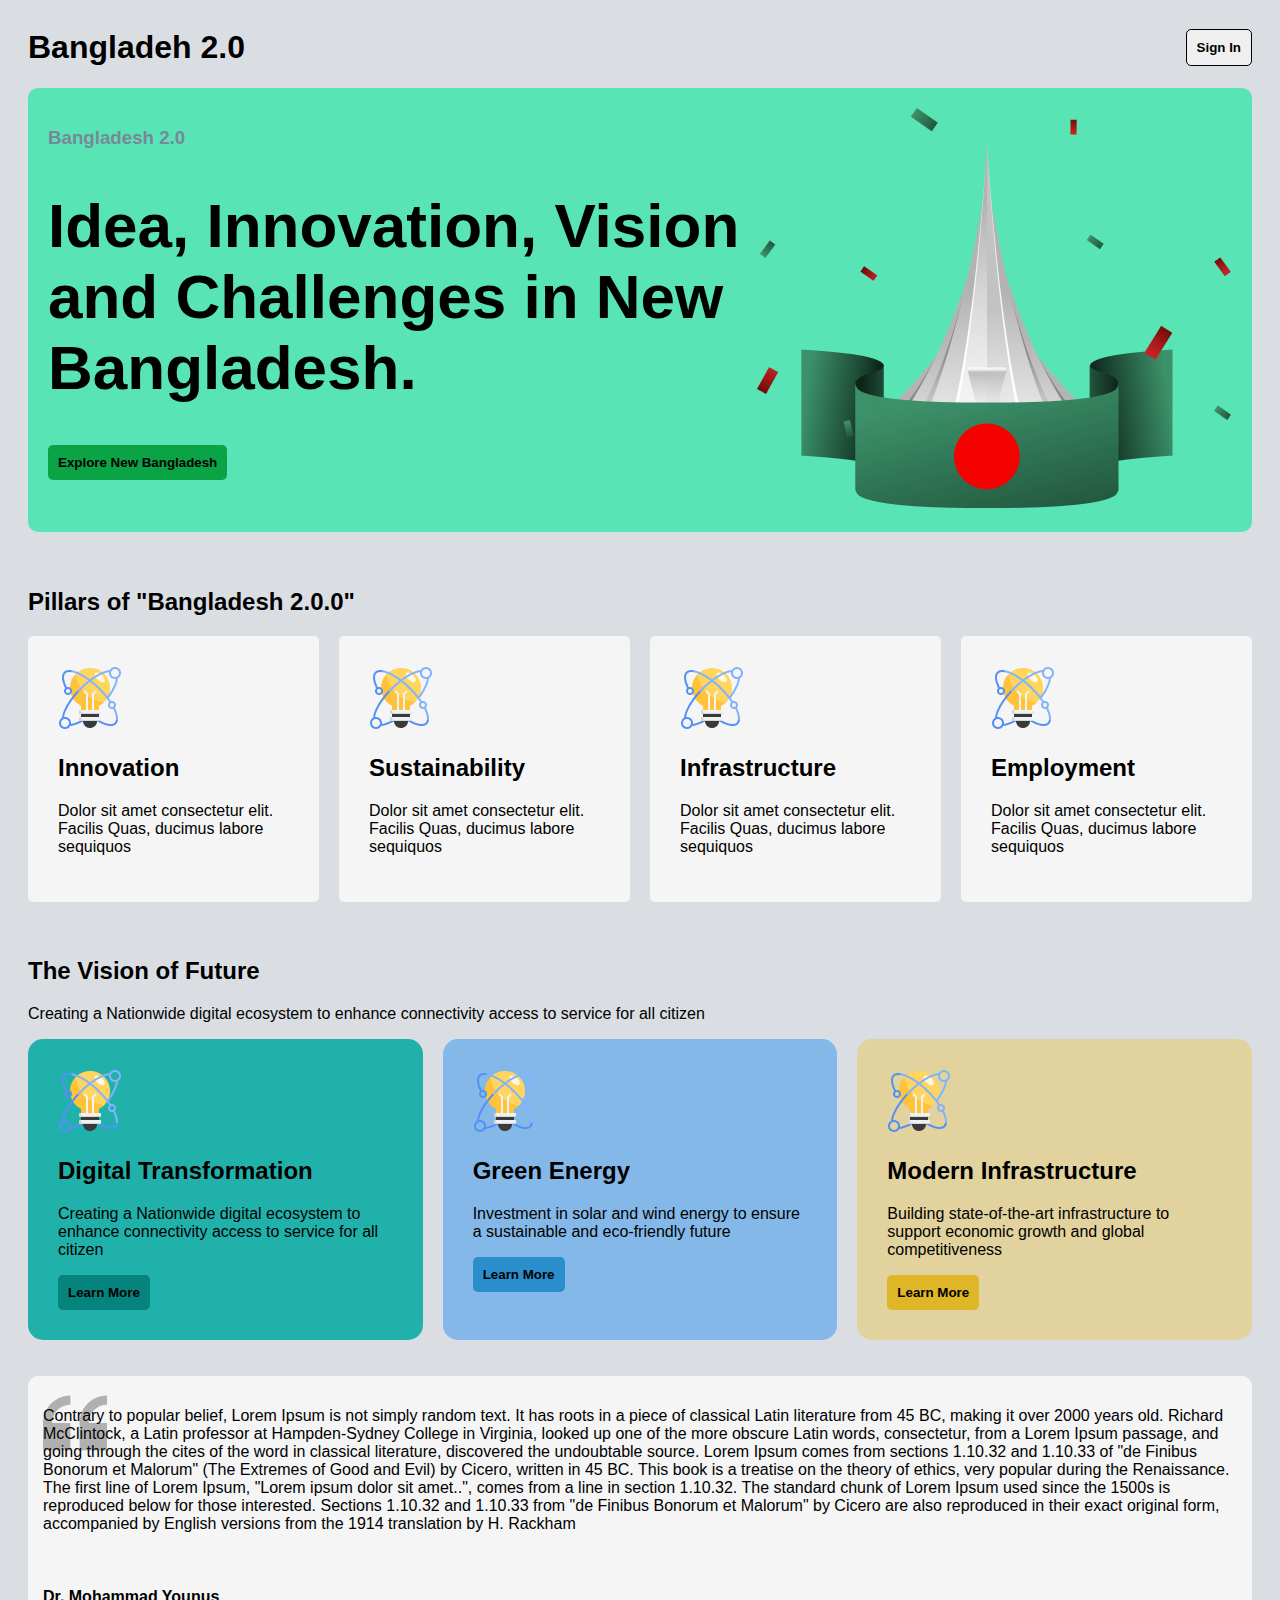
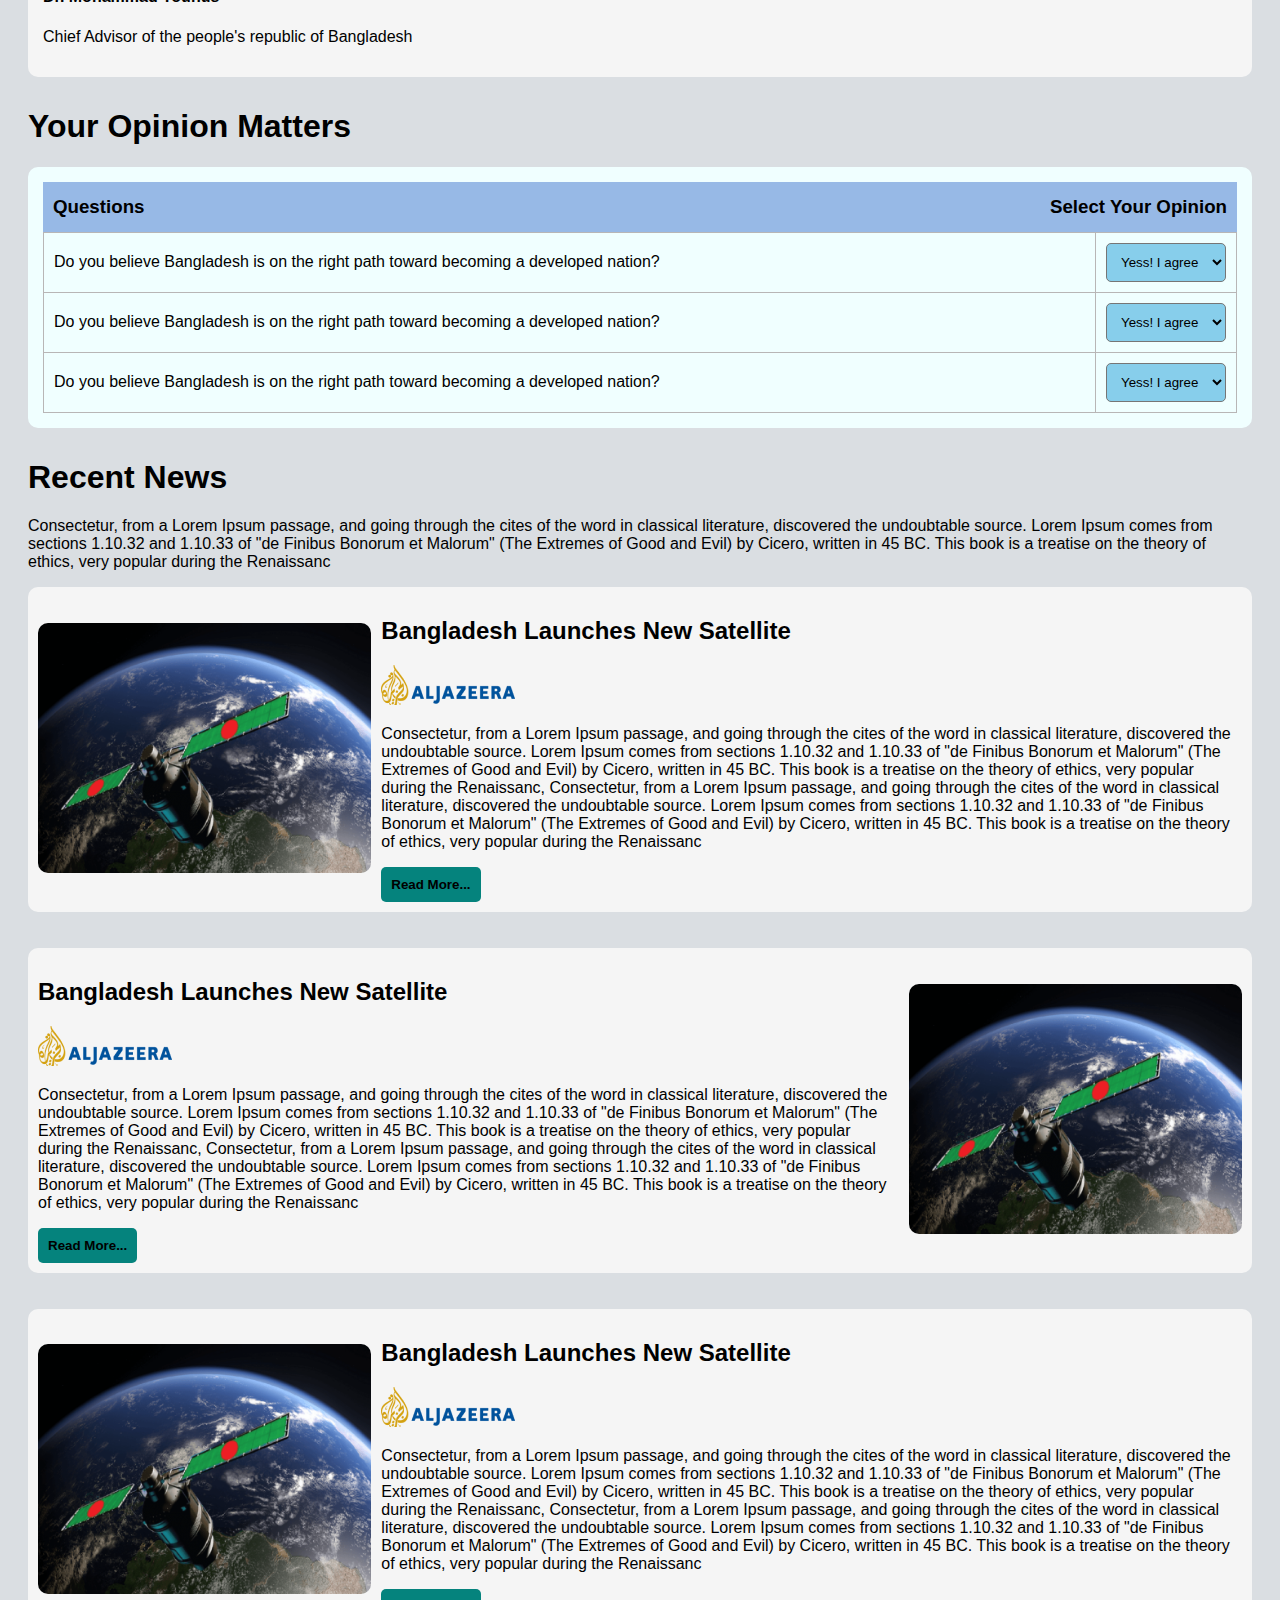
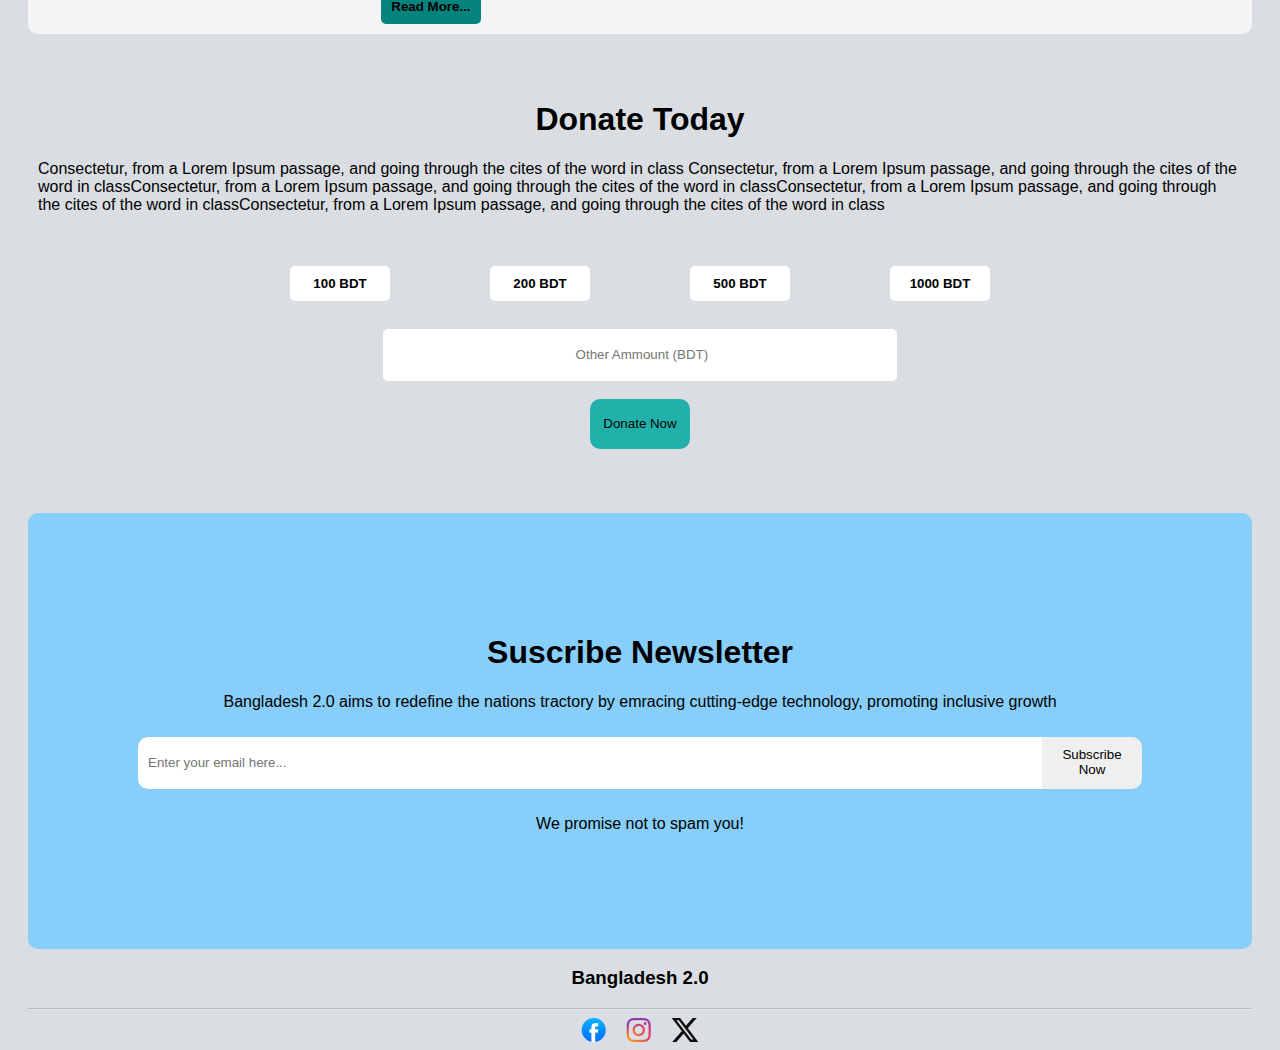
<file: index.html>
<!DOCTYPE html>
<html lang="en">
<head>
    <meta charset="UTF-8">
    <meta name="viewport" content="width=device-width, initial-scale=1.0">
    <title>Bangldesh 2.0</title>
    <link rel="stylesheet" href="style.css">
</head>
<body class="conteiner">
<div class="header">
    <div>
        <h1>Bangladeh 2.0</h1>
    </div>
    <div>
        <button class="btn">Sign In</button>
    </div>
</div>
<div class="flex">
    <div>
        <h3 style="color: lightslategray;">Bangladesh 2.0</h3>
        <h1 style="font-size: 62px;">Idea, Innovation, Vision and Challenges in New Bangladesh.</h1>
        <button class="banner-btn">Explore New Bangladesh</button>
        </div>
        <div>
            <img class="hero" src="imges/hero.png" alt="">
        </div>
</div>
<br><br>
<h2>Pillars of "Bangladesh 2.0.0" </h2>
<div class="flex-2">
    <div class="card">
        <img src="imges/card-icon.png" alt="">
        <h2>Innovation</h2>
        <p>Dolor sit amet consectetur elit. Facilis Quas, ducimus labore sequiquos</p>
    </div>
    
    <div class="card">
        <img src="imges/card-icon.png" alt="">
        <h2>Sustainability</h2>
        <p>Dolor sit amet consectetur elit. Facilis Quas, ducimus labore sequiquos</p>
    </div>
    
    <div class="card">
        <img src="imges/card-icon.png" alt="">
        <h2>Infrastructure</h2>
        <p>Dolor sit amet consectetur elit. Facilis Quas, ducimus labore sequiquos</p>
    </div>
    
    <div class="card">
        <img src="imges/card-icon.png" alt="">
        <h2>Employment</h2>
        <p>Dolor sit amet consectetur elit. Facilis Quas, ducimus labore sequiquos</p>
    </div>
</div>
<br><br>
<h2>The Vision of Future </h2>
<p>Creating a Nationwide digital ecosystem to enhance connectivity access to service for all citizen</p>
<div class="flex-2">
    <div class="card-1">
        <img src="imges/card-icon.png" alt="">
        <h2>Digital Transformation</h2>
        <p>Creating a Nationwide digital ecosystem to enhance connectivity access to service for all citizen</p>
        <button class="btn-learn-more-1">Learn More</button>
    </div>
    
    <div class="card-2">
        <img src="imges/card-icon.png" alt="">
        <h2>Green Energy</h2>
        <p>Investment in solar and wind energy to ensure a sustainable and eco-friendly future</p>
<div>
    <button class="btn-learn-more-2">Learn More</button>
</div>
    </div>
    <div class="card-3">
        <img src="imges/card-icon.png" alt="">
        <h2>Modern Infrastructure</h2>
        <p>Building state-of-the-art infrastructure to support economic growth and global competitiveness</p>
<div>
    <button class="btn-learn-more-3">Learn More</button>
</div>
    </div>
</div>
<br><br>
<div class="div-3">
    <img class="quote-bg" src="/imges/quote-bg.png" alt="">
<p>Contrary to popular belief, Lorem Ipsum is not simply random text. It has roots in a piece of classical Latin literature from 45 BC, making it over 2000 years old. Richard McClintock, a Latin professor at Hampden-Sydney College in Virginia, looked up one of the more obscure Latin words, consectetur, from a Lorem Ipsum passage, and going through the cites of the word in classical literature, discovered the undoubtable source. Lorem Ipsum comes from sections 1.10.32 and 1.10.33 of "de Finibus Bonorum et Malorum" (The Extremes of Good and Evil) by Cicero, written in 45 BC. This book is a treatise on the theory of ethics, very popular during the Renaissance. The first line of Lorem Ipsum, "Lorem ipsum dolor sit amet..", comes from a line in section 1.10.32.

    The standard chunk of Lorem Ipsum used since the 1500s is reproduced below for those interested. Sections 1.10.32 and 1.10.33 from "de Finibus Bonorum et Malorum" by Cicero are also reproduced in their exact original form, accompanied by English versions from the 1914 translation by H. Rackham</p>
    <br>
    <h4>Dr. Mohammad Younus</h4>
    <p>Chief Advisor of the people's republic of Bangladesh</p>
</div>
<section class="section">
    <h1>Your Opinion Matters</h1>
   <div class="quistion-div">
    <div class="table-div">
            <h3>Questions</h3>
            <h3>Select Your Opinion</h3>

    </div>
    <div class="table">
    <table>
        <tr>
            <td
            class="opinion">Do you believe Bangladesh is on the right path toward becoming a developed nation?
            </td>
           <td class="opinion">
            <label for="Opinion"></label>
            <select class="yess" id="Opinion">
              <option value="Yess">Yess! I agree</option>
              <option value="No">No</option>
            </select>
        </td> 
        </tr>
        <tr>
            <td
            class="opinion">Do you believe Bangladesh is on the right path toward becoming a developed nation?
            </td>
           <td class="opinion">
            <label for="Opinion"></label>
            <select class="yess" id="Opinion">
              <option value="Yess">Yess! I agree</option>
              <option value="No">No</option>
            </select>
        </td> 
        </tr>
    
        <tr>
            <td
            class="opinion">Do you believe Bangladesh is on the right path toward becoming a developed nation?
            </td>
           <td class="opinion">
            <label  for="Opinion"></label>
            <select class="yess" id="Opinion">
              <option value="Yess">Yess! I agree</option>
              <option value="No">No</option>
            </select>
        </td> 
        </tr>
    </table>
   </div>
    </div></section>
<div>
    <h1>Recent News</h1>
    <p>Consectetur, from a Lorem Ipsum passage, and going through the cites of the word in classical literature, discovered the undoubtable source. Lorem Ipsum comes from sections 1.10.32 and 1.10.33 of "de Finibus Bonorum et Malorum" (The Extremes of Good and Evil) by Cicero, written in 45 BC. This book is a treatise on the theory of ethics, very popular during the Renaissanc</p>
</div>
<div class="div-4">
    <div>
        <img class="satelite" src="imges/satelite.png" alt="">
    </div>
    <div>
        <h2>Bangladesh Launches New Satellite</h2>
        <img src="imges/al-jazeera.png" alt="">
        <p>Consectetur, from a Lorem Ipsum passage, and going through the cites of the word in classical literature, discovered the undoubtable source. Lorem Ipsum comes from sections 1.10.32 and 1.10.33 of "de Finibus Bonorum et Malorum" (The Extremes of Good and Evil) by Cicero, written in 45 BC. This book is a treatise on the theory of ethics, very popular during the Renaissanc, Consectetur, from a Lorem Ipsum passage, and going through the cites of the word in classical literature, discovered the undoubtable source. Lorem Ipsum comes from sections 1.10.32 and 1.10.33 of "de Finibus Bonorum et Malorum" (The Extremes of Good and Evil) by Cicero, written in 45 BC. This book is a treatise on the theory of ethics, very popular during the Renaissanc</p>
        <button class="btn-learn-more-1">Read More...</button>
    </div>
</div>
<br><br>
<div class="div-4">
    <div>
        <h2>Bangladesh Launches New Satellite</h2>
        <img src="imges/al-jazeera.png" alt="">
        <p>Consectetur, from a Lorem Ipsum passage, and going through the cites of the word in classical literature, discovered the undoubtable source. Lorem Ipsum comes from sections 1.10.32 and 1.10.33 of "de Finibus Bonorum et Malorum" (The Extremes of Good and Evil) by Cicero, written in 45 BC. This book is a treatise on the theory of ethics, very popular during the Renaissanc, Consectetur, from a Lorem Ipsum passage, and going through the cites of the word in classical literature, discovered the undoubtable source. Lorem Ipsum comes from sections 1.10.32 and 1.10.33 of "de Finibus Bonorum et Malorum" (The Extremes of Good and Evil) by Cicero, written in 45 BC. This book is a treatise on the theory of ethics, very popular during the Renaissanc</p>
        <button class="btn-learn-more-1">Read More...</button>
    </div>
    <div>
        <img class="satelite" src="imges/satelite.png" alt="">
    </div>
</div>
<br><br>
<div class="div-4">
    <div>
        <img class="satelite" src="imges/satelite.png" alt="">
    </div>
    <div>
        <h2>Bangladesh Launches New Satellite</h2>
        <img src="imges/al-jazeera.png" alt="">
        <p>Consectetur, from a Lorem Ipsum passage, and going through the cites of the word in classical literature, discovered the undoubtable source. Lorem Ipsum comes from sections 1.10.32 and 1.10.33 of "de Finibus Bonorum et Malorum" (The Extremes of Good and Evil) by Cicero, written in 45 BC. This book is a treatise on the theory of ethics, very popular during the Renaissanc, Consectetur, from a Lorem Ipsum passage, and going through the cites of the word in classical literature, discovered the undoubtable source. Lorem Ipsum comes from sections 1.10.32 and 1.10.33 of "de Finibus Bonorum et Malorum" (The Extremes of Good and Evil) by Cicero, written in 45 BC. This book is a treatise on the theory of ethics, very popular during the Renaissanc</p>
        <button class="btn-learn-more-1">Read More...</button>
    </div>
</div>
<br><br>
<div class="div-5">
    <h1 style="text-align: center;">Donate Today</h1>
    <p style="text-align: ce;">Consectetur, from a Lorem Ipsum passage, and going through the cites of the word in class Consectetur, from a Lorem Ipsum passage, and going through the cites of the word in classConsectetur, from a Lorem Ipsum passage, and going through the cites of the word in classConsectetur, from a Lorem Ipsum passage, and going through the cites of the word in classConsectetur, from a Lorem Ipsum passage, and going through the cites of the word in class</p>
    <br><br>
 <div class="flex-3">
    <div>
        <button class="btn-donate">100 BDT</button>
    </div>
    <div>
        <button class="btn-donate">200 BDT</button>
    </div>
    <div>
        <button class="btn-donate">500 BDT</button>
    </div>
    <div>
        <button class="btn-donate">1000 BDT</button>
    </div>
 </div>
</div>
<br>
<div class="flex-donate-now">
    <div>
        <label class="text-box" for="ammount"></label>
        <input class="width-1" type="text" name="ammount" id="amount" placeholder=" Other Ammount (BDT)"> 
    </div>
    <br>
    <div>
        <button class="donate-now">Donate Now</button>
    </div>
    </div>
    <div>
    </div>
</div>

<br><br><br>
<div class="div-6">
    <h1 style="text-align: center;">Suscribe Newsletter</h1>
    <p style="text-align: center;">Bangladesh 2.0 aims to redefine the nations tractory by emracing cutting-edge technology, promoting inclusive growth</p>
    <div class="flex-4">
        <label for="text"></label>
        <input class="enter-mail" type="text" name="text" maxlength="50px" id="text"  placeholder="Enter your email here...">
        <button class="flex-4">Subscribe Now</button>
    </div>
    <div><p style="text-align: center;">We promise not to spam you!</p></div>
</div>
<h3 style="text-align: center;">Bangladesh 2.0</h3>
<hr style="opacity: 50%;">
<div class="last-div">
    <img src="imges/facebook.png" alt="">
    <img src="imges/instagram.png" alt="">
    <img src="imges/x.png" alt="">
</div>
</body>
</html>
</file>
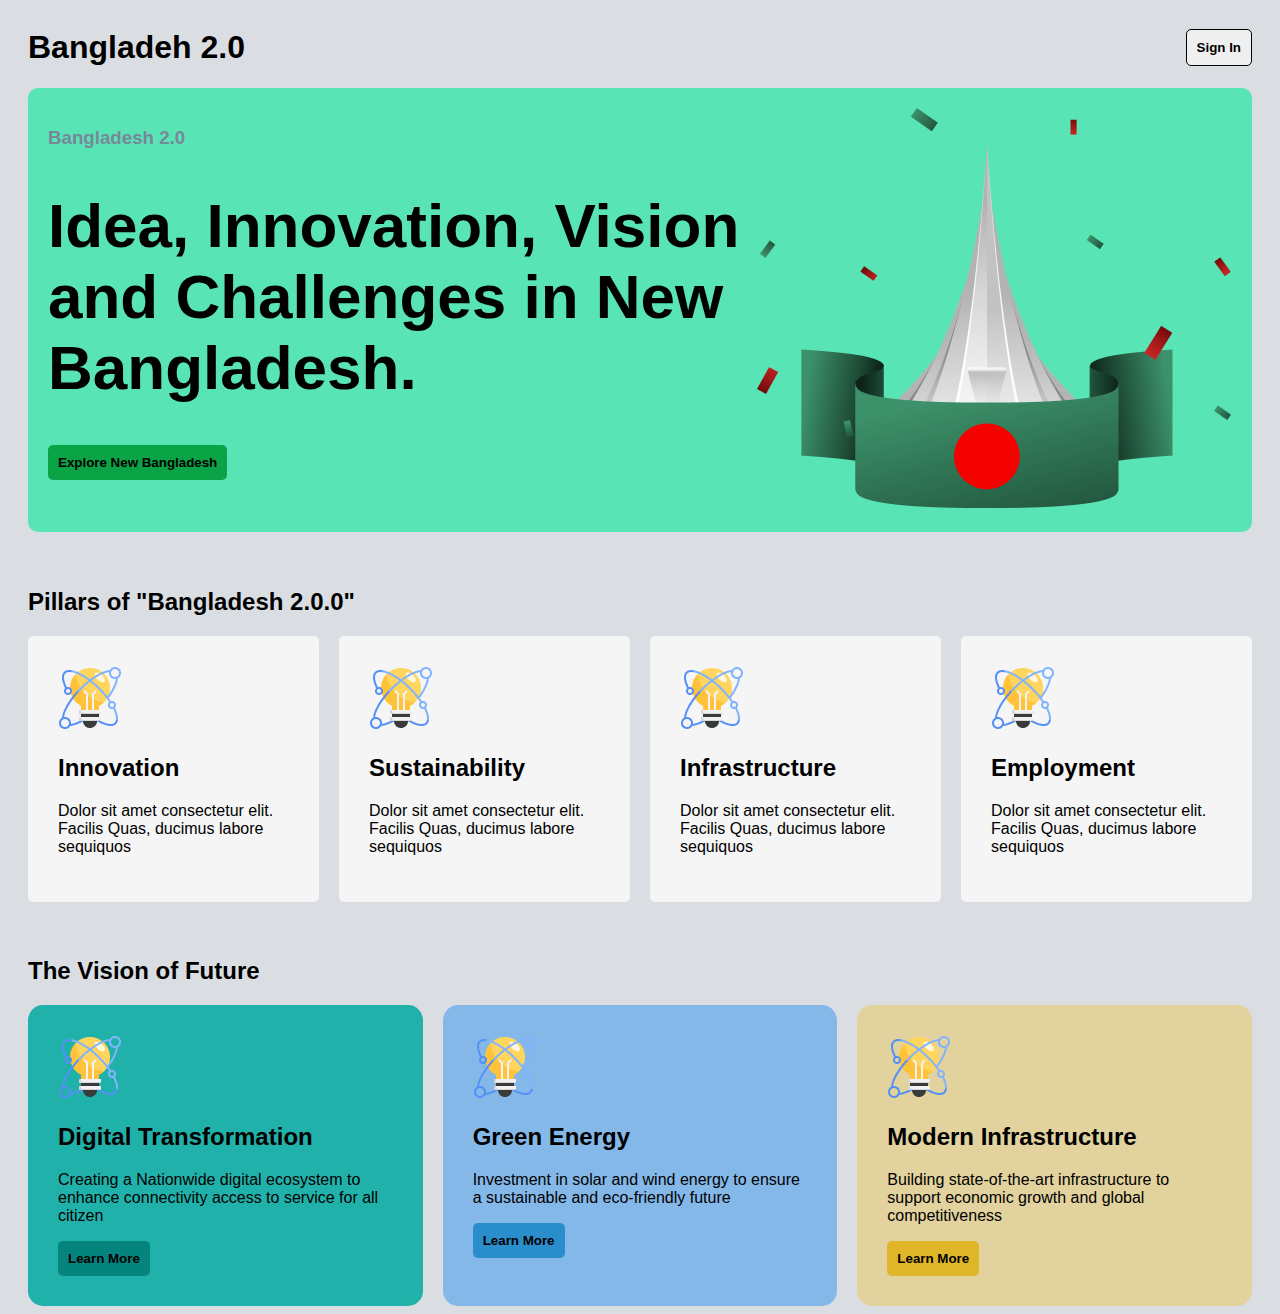
<file: bangladesh 2.0.html>
<!DOCTYPE html>
<html lang="en">
<head>
    <meta charset="UTF-8">
    <meta name="viewport" content="width=device-width, initial-scale=1.0">
    <title>Document</title>
    <link rel="stylesheet" href="style.css">
</head>
<body class="conteiner">
<div class="header">
    <div>
        <h1>Bangladeh 2.0</h1>
    </div>
    <div>
        <button class="btn">Sign In</button>
    </div>
</div>
<div class="flex">
    <div>
        <h3 style="color: lightslategray;">Bangladesh 2.0</h3>
        <h1 style="font-size: 62px;">Idea, Innovation, Vision and Challenges in New Bangladesh.</h1>
        <button class="banner-btn">Explore New Bangladesh</button>
        </div>
        <div>
            <img class="hero" src="/ELEMENT/assets/hero.png" alt="">
        </div>
</div>
<br><br>
<h2>Pillars of "Bangladesh 2.0.0" </h2>
<div class="flex-2">
    <div class="card">
        <img src="/ELEMENT/assets/card-icon.png" alt="">
        <h2>Innovation</h2>
        <p>Dolor sit amet consectetur elit. Facilis Quas, ducimus labore sequiquos</p>
    </div>
    
    <div class="card">
        <img src="/ELEMENT/assets/card-icon.png" alt="">
        <h2>Sustainability</h2>
        <p>Dolor sit amet consectetur elit. Facilis Quas, ducimus labore sequiquos</p>
    </div>
    
    <div class="card">
        <img src="/ELEMENT/assets/card-icon.png" alt="">
        <h2>Infrastructure</h2>
        <p>Dolor sit amet consectetur elit. Facilis Quas, ducimus labore sequiquos</p>
    </div>
    
    <div class="card">
        <img src="/ELEMENT/assets/card-icon.png" alt="">
        <h2>Employment</h2>
        <p>Dolor sit amet consectetur elit. Facilis Quas, ducimus labore sequiquos</p>
    </div>
</div>
<br><br>
<h2>The Vision of Future </h2>
<div class="flex-2">
    <div class="card-1">
        <img src="/ELEMENT/assets/card-icon.png" alt="">
        <h2>Digital Transformation</h2>
        <p>Creating a Nationwide digital ecosystem to enhance connectivity access to service for all citizen</p>
        <button class="btn-learn-more-1">Learn More</button>
    </div>
    
    <div class="card-2">
        <img src="/ELEMENT/assets/card-icon.png" alt="">
        <h2>Green Energy</h2>
        <p>Investment in solar and wind energy to ensure a sustainable and eco-friendly future</p>
<div>
    <button class="btn-learn-more-2">Learn More</button>
</div>
    </div>
    <div class="card-3">
        <img src="/ELEMENT/assets/card-icon.png" alt="">
        <h2>Modern Infrastructure</h2>
        <p>Building state-of-the-art infrastructure to support economic growth and global competitiveness</p>
<div>
    <button class="btn-learn-more-3">Learn More</button>

</div>
    </div>
</div>
</body>
</html>
</file>
<file: style.css>
.conteiner{
    padding-left: 20px;
    padding-right: 20px;
}
.header{
    display: flex;
    justify-content: space-between;
    align-items: center;
}
body{
    background-color: rgb(218, 222, 226);
    font-family: sans-serif;
}
.btn{
    border: 1px solid black;
    padding: 10px;
    border-radius: 5px;
    font-weight: bold;
    cursor: pointer;
}
.hero{
    position: relative;
}
.flex{
    display: flex;
    background-color: rgb(89, 228, 181);
    padding: 20px;
    border-radius: 10px;
}
.banner-btn{
    border:none;
    padding: 10px;
    border-radius: 5px;
    background-color: rgb(10, 163, 69);
    font-weight: bold;
    cursor: pointer;
}
.card{
    border: none;
    background-color: whitesmoke;
    padding: 30px;
    width: 250px;
    border-radius: 5px;
}
.flex-2{
    display: flex;
    border-radius: 10px;
    gap: 20px;  
    justify-content: space-between;
}
.card-1{
    background-color: lightseagreen;
    border: none;
    padding: 30px;
    width: 350px;
    border-radius: 15px;
}
.btn-learn-more-1{
    background-color:rgb(5, 131, 125);
    border: none;
    padding: 10px;
    border-radius: 5px;
    font-weight: bold;
    cursor: pointer;
}
.card-2{
    background-color:  rgb(132, 184, 233);
    border: none;
    padding: 30px;
    width: 350px;
    border-radius: 15px;
}
.btn-learn-more-2{
    background-color: rgb(42, 142, 204);
    border:none;
    padding: 10px;
    border-radius: 5px;
    font-weight: bold;
    cursor: pointer;
}
.card-3{
    background-color: rgb(226, 210, 157);
    border: none;
    padding: 30px;
    width: 350px;
    border-radius: 15px;
}
.btn-learn-more-3{
    background-color: rgb(224, 182, 41);
    border:none;
    padding: 10px;
    border-radius: 5px;
    font-weight: bold;
    cursor: pointer;
}
.quote-bg{
    position: absolute;
}
.div-3{
    background-color: whitesmoke;
    border-radius: 10px;
    border: none;
    padding: 15px;
}
.table
    table, th, td {
        border: 1px solid rgb(184, 182, 182);
        border-collapse: collapse;
        width: 100%;
}
.table-div{
    background-color: rgb(151, 185, 230);
    display: flex;
    justify-content: space-between;
    align-items: center;
    height: 50px;
    padding-left: 10px;
    padding-right: 10px;
}
.opinion{
    padding: 10px;
}
.yess{
    background-color: skyblue;
    padding: 10px;
    border-radius: 5px;
}
.div-4{
    display: flex;
    align-items: center;
    background-color: whitesmoke;
    padding: 10px;
    gap: 10px;
    border-radius: 10px;
}
.satelite{
    height: 250px;
    border-radius: 10px;
}
.btn-donate{
    background-color: rgb(255, 255, 255);
    border:none;
    padding: 10px;
    border-radius: 5px;
    font-weight: bold;
    cursor: pointer;
    width: 100PX;
}
.flex-3{
    display: flex;
    border-radius: 10px;
    gap: 100px;  
    justify-content: center;
}
.div-5{
    padding: 10px;
    border-radius: 10px;
}
.donate-now{
text-align: center;
padding: 10px;
background-color: lightseagreen;
border: none;
height: 53px;
cursor: pointer;
border-radius: 10px;
width: 100px;
height: 50px;
}
.btn-donate:hover {
    background-color: rgb(32, 190, 211);
    font-size: 15px;
  }
.div-6{
    background-color: lightskyblue;
    padding: 100px;
    border-radius: 10px;
    margin-top: 10px;
    margin-bottom: 10px;
}
.flex-donate-now{
    justify-items: center;
    align-items: center;
}
.flex-4{
    display: flex;
    padding: 10px;
    border: none;
    justify-content: center;
    cursor: pointer;
    border-top-right-radius: 10px;
    border-bottom-right-radius: 10px;
}
.last-div{
    display: flex;
    gap: 20px;
    justify-content: center;
}
.enter-mail{
    width: 1000px;
    height: 50px;
    border: none;
    border-top-left-radius: 10px;
    border-bottom-left-radius: 10px;
    padding-left: 10px;
}
.width-1{
    width: 510px;
    height: 50px;
    text-align: center;
    border-radius: 5px;
    border: none;
}
.section{
padding-top: 10px;
padding-bottom: 10px;
}
.quistion-div{
    background-color: azure;
    padding: 15px;
    border-radius: 10px;
}
</file>
